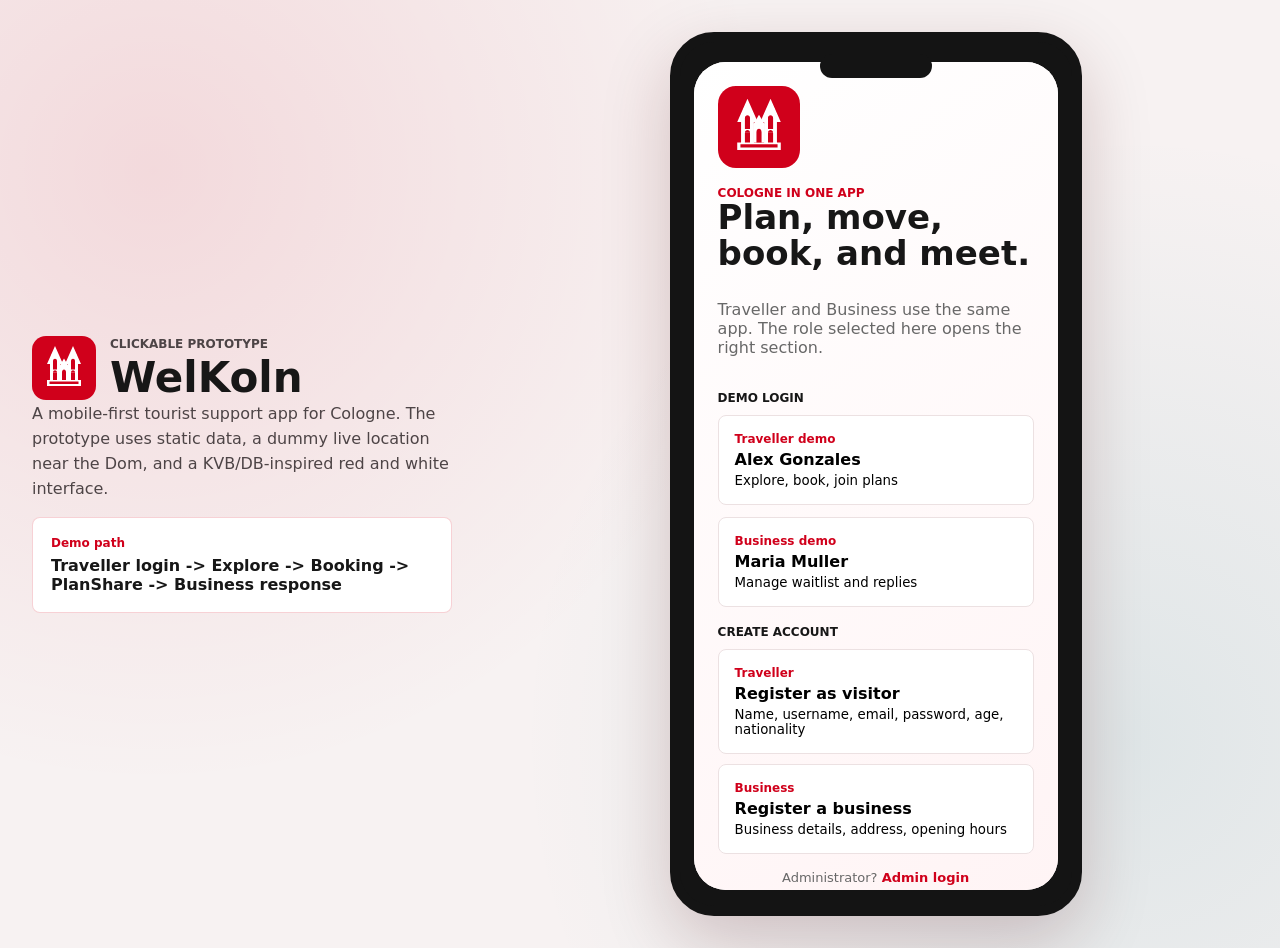
<file: index.html>
<!doctype html>
<html lang="en">
  <head>
    <meta charset="UTF-8" />
    <meta name="viewport" content="width=device-width, initial-scale=1.0" />
    <title>WelKoln Prototype</title>
    <link rel="stylesheet" href="src/styles.css" />
  </head>
  <body>
    <main class="stage" id="stage">
      <section class="demo-notes" aria-label="Prototype context">
        <div class="brand-lockup">
          <img src="assets/welkoln-logo.svg" alt="WelKoln logo" />
          <div>
            <p class="eyebrow">Clickable prototype</p>
            <h1>WelKoln</h1>
          </div>
        </div>
        <p>
          A mobile-first tourist support app for Cologne. The prototype uses
          static data, a dummy live location near the Dom, and a KVB/DB-inspired
          red and white interface.
        </p>
        <div class="scenario-card">
          <span>Demo path</span>
          <strong>Traveller login -> Explore -> Booking -> PlanShare -> Business response</strong>
        </div>
      </section>

      <section class="phone-shell" aria-label="Phone app prototype">
        <div class="phone-speaker"></div>
        <div id="app" class="app"></div>
      </section>
    </main>

    <script src="src/data/mockData.js"></script>
    <script src="src/app.js"></script>
  </body>
</html>
</file>
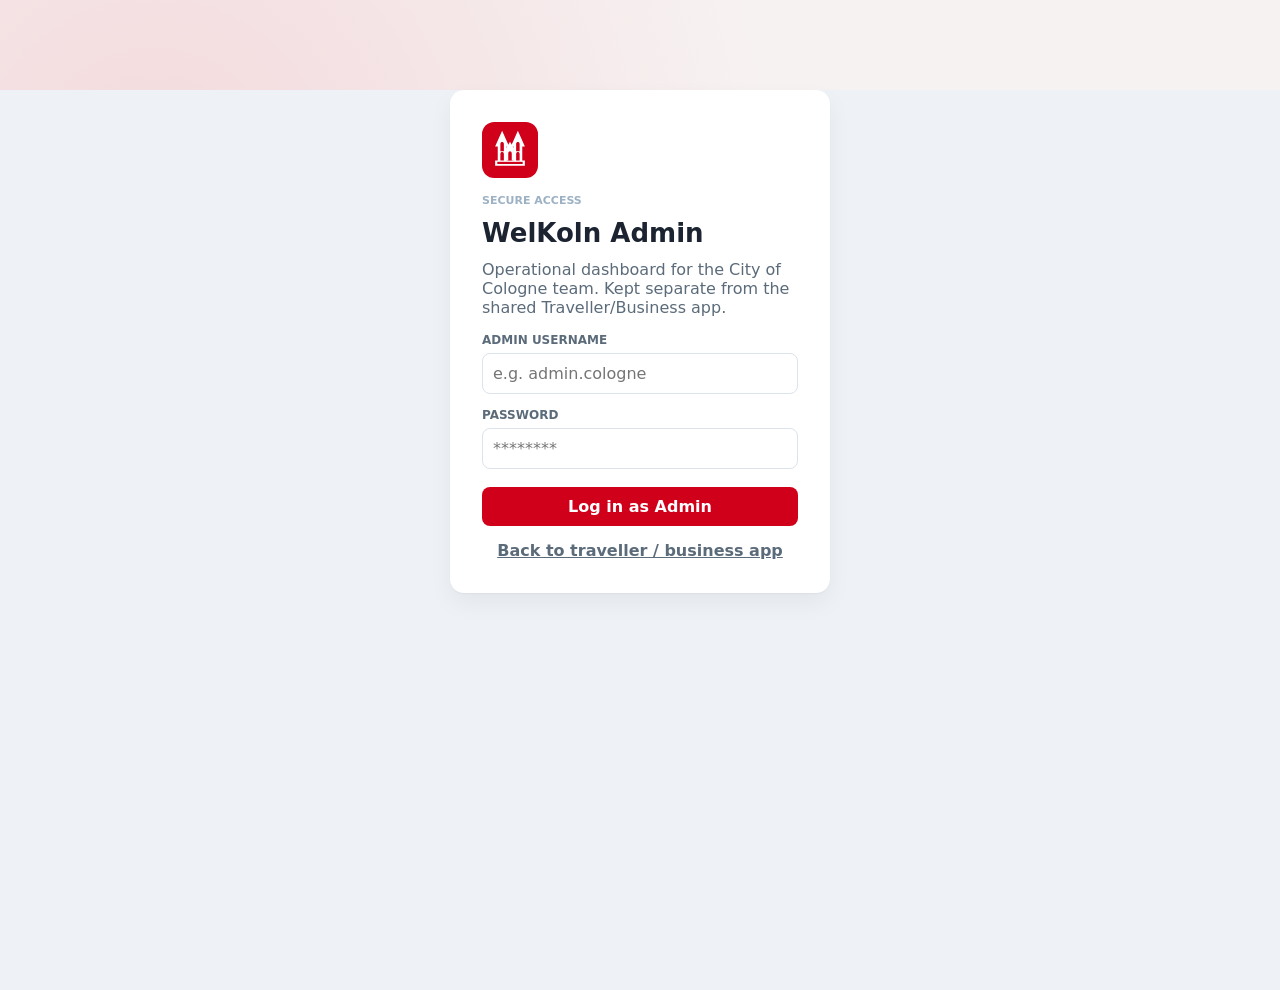
<file: admin.html>
<!doctype html>
<html lang="en">
  <head>
    <meta charset="UTF-8" />
    <meta name="viewport" content="width=device-width, initial-scale=1.0" />
    <title>WelKoln Admin</title>
    <link rel="stylesheet" href="src/styles.css" />
  </head>
  <body>
    <main class="admin-shell" aria-label="Admin web dashboard">
      <div id="adminApp"></div>
    </main>

    <script src="src/data/mockData.js"></script>
    <script src="src/adminApp.js"></script>
  </body>
</html>
</file>
<file: src/styles.css>
:root {
  --red: #d0001b;
  --dark-red: #9d0014;
  --ink: #171717;
  --muted: #686868;
  --line: #ece1e2;
  --soft: #fff4f5;
  --white: #ffffff;
  --teal: #0f7a8a;
  --teal-dark: #0b5c68;
  --teal-soft: #e9f6f7;
  --amber: #b35c00;
  --amber-soft: #fff2e0;
  --green: #1a7a35;
  --green-soft: #e9f7ec;
  --shadow: 0 24px 70px rgba(74, 0, 10, 0.2);
  --card-shadow: 0 1px 2px rgba(23, 17, 17, 0.04), 0 10px 24px rgba(23, 17, 17, 0.05);
}

* {
  box-sizing: border-box;
}

body {
  margin: 0;
  min-height: 100vh;
  font-family: Inter, ui-sans-serif, system-ui, -apple-system, BlinkMacSystemFont, "Segoe UI", sans-serif;
  color: var(--ink);
  background:
    radial-gradient(circle at 12% 18%, rgba(208, 0, 27, 0.1), transparent 45%),
    radial-gradient(circle at 88% 78%, rgba(15, 122, 138, 0.1), transparent 45%),
    #f7f2f2;
}

button {
  border: 0;
  font: inherit;
  cursor: pointer;
}

.stage {
  min-height: 100vh;
  display: flex;
  flex-wrap: wrap;
  align-items: center;
  justify-content: center;
  gap: clamp(24px, 4vw, 56px);
  padding: clamp(16px, 3vw, 32px);
}

.demo-notes {
  flex: 1 1 320px;
  max-width: 420px;
}

.brand-lockup {
  display: flex;
  align-items: center;
  gap: 14px;
}

.brand-lockup img {
  width: 64px;
  height: 64px;
}

.eyebrow,
.tiny {
  margin: 0;
  color: var(--red);
  font-size: 12px;
  font-weight: 800;
  letter-spacing: 0;
  text-transform: uppercase;
}

h1,
h2,
h3,
p {
  margin-top: 0;
}

h1 {
  margin-bottom: 0;
  font-size: 42px;
}

.demo-notes p {
  color: #4d4446;
  line-height: 1.55;
}

.scenario-card {
  display: grid;
  gap: 6px;
  padding: 18px;
  border: 1px solid rgba(208, 0, 27, 0.18);
  border-radius: 8px;
  background: var(--white);
}

.scenario-card span {
  color: var(--red);
  font-size: 12px;
  font-weight: 800;
}

.phone-shell {
  position: relative;
  flex: 0 0 auto;
  width: 412px;
  height: 884px;
  margin: 0 auto;
  padding: 20px 14px 16px;
  border: 10px solid #141414;
  border-radius: 44px;
  background: #141414;
  box-shadow: var(--shadow);
}

.phone-speaker {
  position: absolute;
  top: 12px;
  left: 50%;
  width: 112px;
  height: 24px;
  transform: translateX(-50%);
  border-radius: 999px;
  background: #141414;
  z-index: 2;
}

.app {
  height: 100%;
  overflow: hidden;
  border-radius: 32px;
  background: var(--white);
}

.app-header {
  height: 76px;
  display: flex;
  align-items: center;
  gap: 10px;
  padding: 28px 16px 12px;
  color: var(--white);
  background: linear-gradient(135deg, var(--red), var(--dark-red));
}

.app-header strong {
  display: block;
}

.icon-button {
  width: 38px;
  height: 38px;
  display: grid;
  place-items: center;
  border-radius: 12px;
  background: var(--white);
}

.icon-button img {
  width: 28px;
  height: 28px;
}

.pill-button {
  margin-left: auto;
  padding: 8px 12px;
  border-radius: 999px;
  color: var(--red);
  background: var(--white);
  font-weight: 800;
}

.content {
  height: calc(100% - 136px);
  overflow-y: auto;
  padding: 16px;
  background: linear-gradient(#fff, #fff7f7);
}

.bottom-nav {
  height: 60px;
  display: grid;
  grid-template-columns: repeat(auto-fit, minmax(70px, 1fr));
  gap: 4px;
  padding: 8px 10px 10px;
  border-top: 1px solid var(--line);
  background: var(--white);
}

.bottom-nav button {
  border-radius: 12px;
  color: var(--muted);
  background: transparent;
  font-size: 12px;
  font-weight: 800;
}

.bottom-nav .active {
  color: var(--white);
  background: var(--red);
}

.login-screen {
  height: 100%;
  display: flex;
  flex-direction: column;
  justify-content: flex-start;
  overflow-y: auto;
  padding: 24px 24px 28px;
  background: linear-gradient(145deg, #fff, var(--soft));
}

.auth-flow {
  padding-top: 22px;
}

.register-links {
  margin-top: 16px;
  text-align: center;
  color: var(--muted);
  font-size: 13px;
}

.register-links a {
  color: var(--red);
  font-weight: 800;
  text-decoration: none;
}

.login-logo {
  width: 82px;
  height: 82px;
  margin: 0 0 18px;
}

.auth-logo {
  width: 54px;
  height: 54px;
  margin-bottom: 14px;
}

.login-screen h2 {
  font-size: 34px;
  line-height: 1.05;
}

.muted {
  color: var(--muted);
}

.role-grid {
  display: grid;
  gap: 12px;
  margin: 10px 0 0;
}

.role-grid.compact {
  gap: 10px;
}

.login-group {
  margin-top: 18px;
}

.section-kicker {
  color: var(--ink);
  font-size: 12px;
  font-weight: 900;
  text-transform: uppercase;
}

.role-card {
  display: grid;
  gap: 4px;
  padding: 16px;
  text-align: left;
  border: 1px solid var(--line);
  border-radius: 8px;
  background: var(--white);
}

.form-card {
  display: grid;
  gap: 12px;
  padding: 16px;
  border: 1px solid var(--line);
  border-radius: 8px;
  background: var(--white);
}

.form-card h2 {
  margin-bottom: 6px;
  font-size: 26px;
}

.form-card label {
  display: grid;
  gap: 6px;
  color: var(--muted);
  font-size: 13px;
  font-weight: 800;
}

.form-card input,
.form-card select,
.form-card textarea {
  width: 100%;
  border: 1px solid var(--line);
  border-radius: 8px;
  padding: 10px 11px;
  color: var(--ink);
  background: #fffafa;
  font: inherit;
}

.form-card textarea {
  min-height: 74px;
  resize: vertical;
}

.form-card .toggle-row {
  display: grid;
  grid-template-columns: 28px 1fr auto;
  align-items: center;
  gap: 12px;
  padding: 12px;
  border-radius: 8px;
  background: var(--soft);
  color: var(--ink);
  font-weight: 500;
  line-height: 1.25;
}

.toggle-icon {
  width: 28px;
  height: 28px;
  display: grid;
  place-items: center;
  border-radius: 999px;
  background: var(--white);
  color: var(--red);
  font-size: 14px;
  box-shadow: inset 0 0 0 1px rgba(208, 0, 27, 0.16);
}

.form-card .toggle-row input {
  width: 16px;
  height: 16px;
  margin: 0;
  accent-color: var(--red);
}

.role-card span,
.place-card span,
.plan-card span,
.request-card span,
.review-card span,
.detail-hero span,
.profile-card span,
.info-card span {
  color: var(--red);
  font-size: 12px;
  font-weight: 800;
}

.consent {
  display: flex;
  gap: 8px;
  color: var(--muted);
  font-size: 13px;
}

.toast {
  margin-bottom: 12px;
  padding: 12px;
  border-radius: 8px;
  color: var(--white);
  background: var(--red);
  font-size: 13px;
  font-weight: 800;
}

.hero-card,
.detail-hero,
.profile-card {
  padding: 18px;
  border-radius: 8px;
  color: var(--white);
  background: linear-gradient(135deg, var(--red), var(--dark-red));
}

.hero-card h2,
.detail-hero h2 {
  margin-bottom: 8px;
}

.primary,
.wide-button {
  width: 100%;
  padding: 12px 14px;
  border-radius: 8px;
  color: var(--white);
  background: var(--red);
  font-weight: 900;
}

.secondary {
  color: var(--red);
  background: var(--soft);
}

.map-card {
  position: relative;
  height: 210px;
  margin: 14px 0;
  overflow: hidden;
  border: 1px solid var(--line);
  border-radius: 8px;
  background: #f4eeee;
}

.map-grid {
  position: absolute;
  inset: 0;
  background:
    linear-gradient(90deg, transparent 48%, rgba(208, 0, 27, 0.18) 49%, rgba(208, 0, 27, 0.18) 51%, transparent 52%),
    linear-gradient(25deg, transparent 46%, rgba(40, 40, 40, 0.12) 47%, rgba(40, 40, 40, 0.12) 51%, transparent 52%),
    linear-gradient(-35deg, transparent 45%, rgba(40, 40, 40, 0.12) 46%, rgba(40, 40, 40, 0.12) 50%, transparent 51%);
  background-size: 90px 90px, 140px 140px, 130px 130px;
}

.map-pin,
.live-location {
  position: absolute;
  padding: 6px 8px;
  border-radius: 999px;
  color: var(--white);
  background: var(--red);
  font-size: 11px;
  font-weight: 900;
}

.dom {
  left: 146px;
  top: 62px;
}

.cafe {
  left: 220px;
  top: 116px;
}

.museum {
  left: 72px;
  top: 124px;
}

.live-location {
  left: 152px;
  top: 116px;
  background: #121212;
  box-shadow: 0 0 0 8px rgba(208, 0, 27, 0.14);
}

.map-footer {
  position: absolute;
  left: 10px;
  right: 10px;
  bottom: 10px;
  padding: 8px;
  border-radius: 8px;
  color: var(--ink);
  background: rgba(255, 255, 255, 0.86);
  font-size: 12px;
  font-weight: 800;
}

.two-cards {
  display: grid;
  grid-template-columns: 1fr 1fr;
  gap: 10px;
  margin: 12px 0;
}

.info-card,
.place-card,
.plan-card,
.request-card,
.review-card,
.settings-card,
.route-card {
  padding: 14px;
  border: 1px solid var(--line);
  border-radius: 8px;
  background: var(--white);
  box-shadow: var(--card-shadow);
}

.info-card {
  display: grid;
  gap: 5px;
  border-left: 4px solid transparent;
}

.info-card.accent-teal {
  background: var(--teal-soft);
  border-left-color: var(--teal);
}

.info-card.accent-teal span {
  color: var(--teal-dark);
}

.info-card.accent-amber {
  background: var(--amber-soft);
  border-left-color: var(--amber);
}

.info-card.accent-amber span {
  color: var(--amber);
}

.info-card strong {
  font-size: 17px;
}

.info-card strong.warn {
  color: #b35c00;
}

.info-card strong.ok {
  color: #1a7a35;
}

.info-card strong.bad {
  color: var(--dark-red);
}

.primary:disabled,
.wide-button:disabled {
  background: #d8d2d2;
  color: #6b6461;
  cursor: not-allowed;
}

.info-card small,
.place-card p,
.plan-card p,
.request-card p,
.settings-card p {
  color: var(--muted);
}

.section-title {
  display: flex;
  align-items: center;
  justify-content: space-between;
  gap: 12px;
}

.section-title button,
.back-button {
  padding: 8px 10px;
  border-radius: 8px;
  color: var(--red);
  background: var(--soft);
  font-weight: 800;
}

.place-card {
  display: flex;
  align-items: center;
  justify-content: space-between;
  gap: 12px;
  width: 100%;
  margin-top: 10px;
  text-align: left;
}

.place-card h3,
.place-card p {
  margin-bottom: 4px;
}

.search-box {
  padding: 14px;
  border-radius: 8px;
  color: var(--muted);
  background: #f4eeee;
}

.chips {
  display: flex;
  gap: 8px;
  overflow-x: auto;
  padding: 12px 0 0;
}

.chip {
  flex: 0 0 auto;
  padding: 8px 12px;
  border-radius: 999px;
  color: var(--red);
  background: var(--soft);
  font-weight: 800;
}

.chip.active {
  color: var(--white);
  background: var(--red);
}

.action-row {
  display: grid;
  grid-template-columns: 1fr 1fr;
  gap: 10px;
  margin-top: 12px;
}

.action-row button:not(.primary) {
  border-radius: 8px;
  color: var(--red);
  background: var(--soft);
  font-weight: 900;
}

.plan-card,
.request-card,
.review-card,
.settings-card {
  display: grid;
  gap: 10px;
  margin-top: 12px;
}

.profile-card.business {
  background: linear-gradient(135deg, #111, var(--red));
}

.settings-card label {
  display: flex;
  align-items: center;
  gap: 8px;
  color: var(--muted);
}

.reply-box {
  padding: 10px;
  border-radius: 8px;
  background: var(--soft);
  color: var(--dark-red);
  font-size: 13px;
  font-weight: 700;
}

.note {
  font-size: 12px;
}

.stars {
  display: flex;
  gap: 6px;
  margin: 14px 0;
}

.star {
  width: 44px;
  height: 44px;
  border-radius: 10px;
  color: var(--red);
  background: var(--soft);
  font-size: 20px;
  font-weight: 900;
}

.star.filled {
  color: var(--white);
  background: var(--red);
}

.field {
  display: grid;
  gap: 6px;
  margin-top: 12px;
}

.field label {
  color: var(--muted);
  font-size: 12px;
  font-weight: 800;
  text-transform: uppercase;
}

.field input,
.field textarea,
.field select {
  padding: 10px;
  border: 1px solid var(--line);
  border-radius: 8px;
  color: var(--ink);
  background: var(--white);
  font: inherit;
  resize: vertical;
}

.field small {
  color: var(--muted);
  font-size: 12px;
}

.admin-shell {
  min-height: 100vh;
  background: #eef1f5;
  color: #1b2430;
  font-family: Inter, ui-sans-serif, system-ui, -apple-system, BlinkMacSystemFont, "Segoe UI", sans-serif;
}

.admin-topbar {
  display: flex;
  align-items: center;
  flex-wrap: wrap;
  gap: 20px;
  padding: 16px clamp(16px, 4vw, 32px);
  background: #14202e;
  color: #fff;
}

.admin-brand {
  display: flex;
  align-items: center;
  gap: 10px;
}

.admin-brand img {
  width: 32px;
  height: 32px;
}

.admin-brand strong {
  display: block;
  font-size: 16px;
}

.admin-eyebrow {
  display: block;
  color: #9db1c4;
  font-size: 11px;
  font-weight: 800;
  text-transform: uppercase;
}

.admin-nav {
  display: flex;
  gap: 8px;
  margin-right: auto;
}

.admin-nav button {
  padding: 8px 14px;
  border-radius: 999px;
  color: #c7d2dc;
  background: transparent;
  font-weight: 700;
}

.admin-nav button.active {
  color: #14202e;
  background: #fff;
}

.admin-exit {
  padding: 8px 14px;
  border-radius: 8px;
  color: #fff;
  background: var(--red);
  font-weight: 800;
}

.admin-content {
  max-width: 1040px;
  margin: 0 auto;
  padding: clamp(16px, 3vw, 40px);
}

.admin-toast {
  margin-bottom: 16px;
  padding: 12px 16px;
  border-radius: 8px;
  color: #fff;
  background: #14202e;
  font-weight: 700;
}

.admin-grid {
  display: grid;
  grid-template-columns: repeat(auto-fit, minmax(200px, 1fr));
  gap: 16px;
  margin: 20px 0;
}

.admin-card {
  padding: 18px;
  border-radius: 10px;
  background: #fff;
  border: 1px solid #dde3ea;
  box-shadow: var(--card-shadow);
  display: grid;
  gap: 6px;
}

.admin-card span {
  color: #5b6b7a;
  font-size: 12px;
  font-weight: 800;
  text-transform: uppercase;
}

.admin-card strong {
  font-size: 24px;
}

.admin-card small {
  color: #5b6b7a;
}

.admin-card.warn strong {
  color: var(--amber);
}

.admin-card.flag {
  border-left: 4px solid var(--red);
  gap: 8px;
}

.admin-card.flag p {
  font-style: italic;
  color: #333;
}

.admin-actions {
  display: flex;
  gap: 12px;
  margin-top: 16px;
  flex-wrap: wrap;
}

.admin-primary {
  padding: 10px 18px;
  border-radius: 8px;
  color: #fff;
  background: var(--red);
  font-weight: 800;
}

.admin-secondary {
  padding: 10px 18px;
  border-radius: 8px;
  color: #14202e;
  background: #fff;
  border: 1px solid #c7d2dc;
  font-weight: 800;
}

.admin-table {
  width: 100%;
  border-collapse: collapse;
  background: #fff;
  border-radius: 10px;
  overflow: hidden;
  box-shadow: var(--card-shadow);
}

.admin-table th,
.admin-table td {
  padding: 12px 16px;
  text-align: left;
  border-bottom: 1px solid #eef1f5;
}

.admin-table th {
  background: #f5f7fa;
  color: #5b6b7a;
  font-size: 12px;
  text-transform: uppercase;
}

.admin-badge {
  padding: 4px 10px;
  border-radius: 999px;
  font-size: 12px;
  font-weight: 800;
}

.admin-badge.ok {
  color: var(--green);
  background: var(--green-soft);
}

.admin-badge.warn {
  color: var(--amber);
  background: var(--amber-soft);
}

.admin-muted {
  color: #5b6b7a;
  margin-top: 12px;
}

.admin-login {
  max-width: 380px;
  margin: 10vh auto;
  padding: 32px;
  border-radius: 14px;
  background: #fff;
  box-shadow: var(--card-shadow);
}

.admin-login-logo {
  width: 56px;
  height: 56px;
  margin-bottom: 12px;
}

.admin-login h1 {
  margin: 6px 0 10px;
  font-size: 26px;
}

.admin-field {
  display: grid;
  gap: 6px;
  margin-top: 14px;
}

.admin-field label {
  font-size: 12px;
  font-weight: 800;
  color: #5b6b7a;
  text-transform: uppercase;
}

.admin-field input {
  padding: 10px;
  border: 1px solid #dde3ea;
  border-radius: 8px;
  font: inherit;
}

.admin-link {
  display: block;
  width: 100%;
  margin-top: 14px;
  background: none;
  color: #5b6b7a;
  font-weight: 700;
  text-decoration: underline;
  text-align: center;
}

.admin-login .admin-primary {
  width: 100%;
  margin-top: 18px;
}

@media (max-width: 860px) {
  .demo-notes {
    max-width: 412px;
    text-align: center;
  }

  .brand-lockup {
    justify-content: center;
  }

  .phone-shell {
    width: min(100%, 412px);
    height: auto;
    aspect-ratio: 412 / 884;
    margin: 0 auto;
  }
}
</file>
